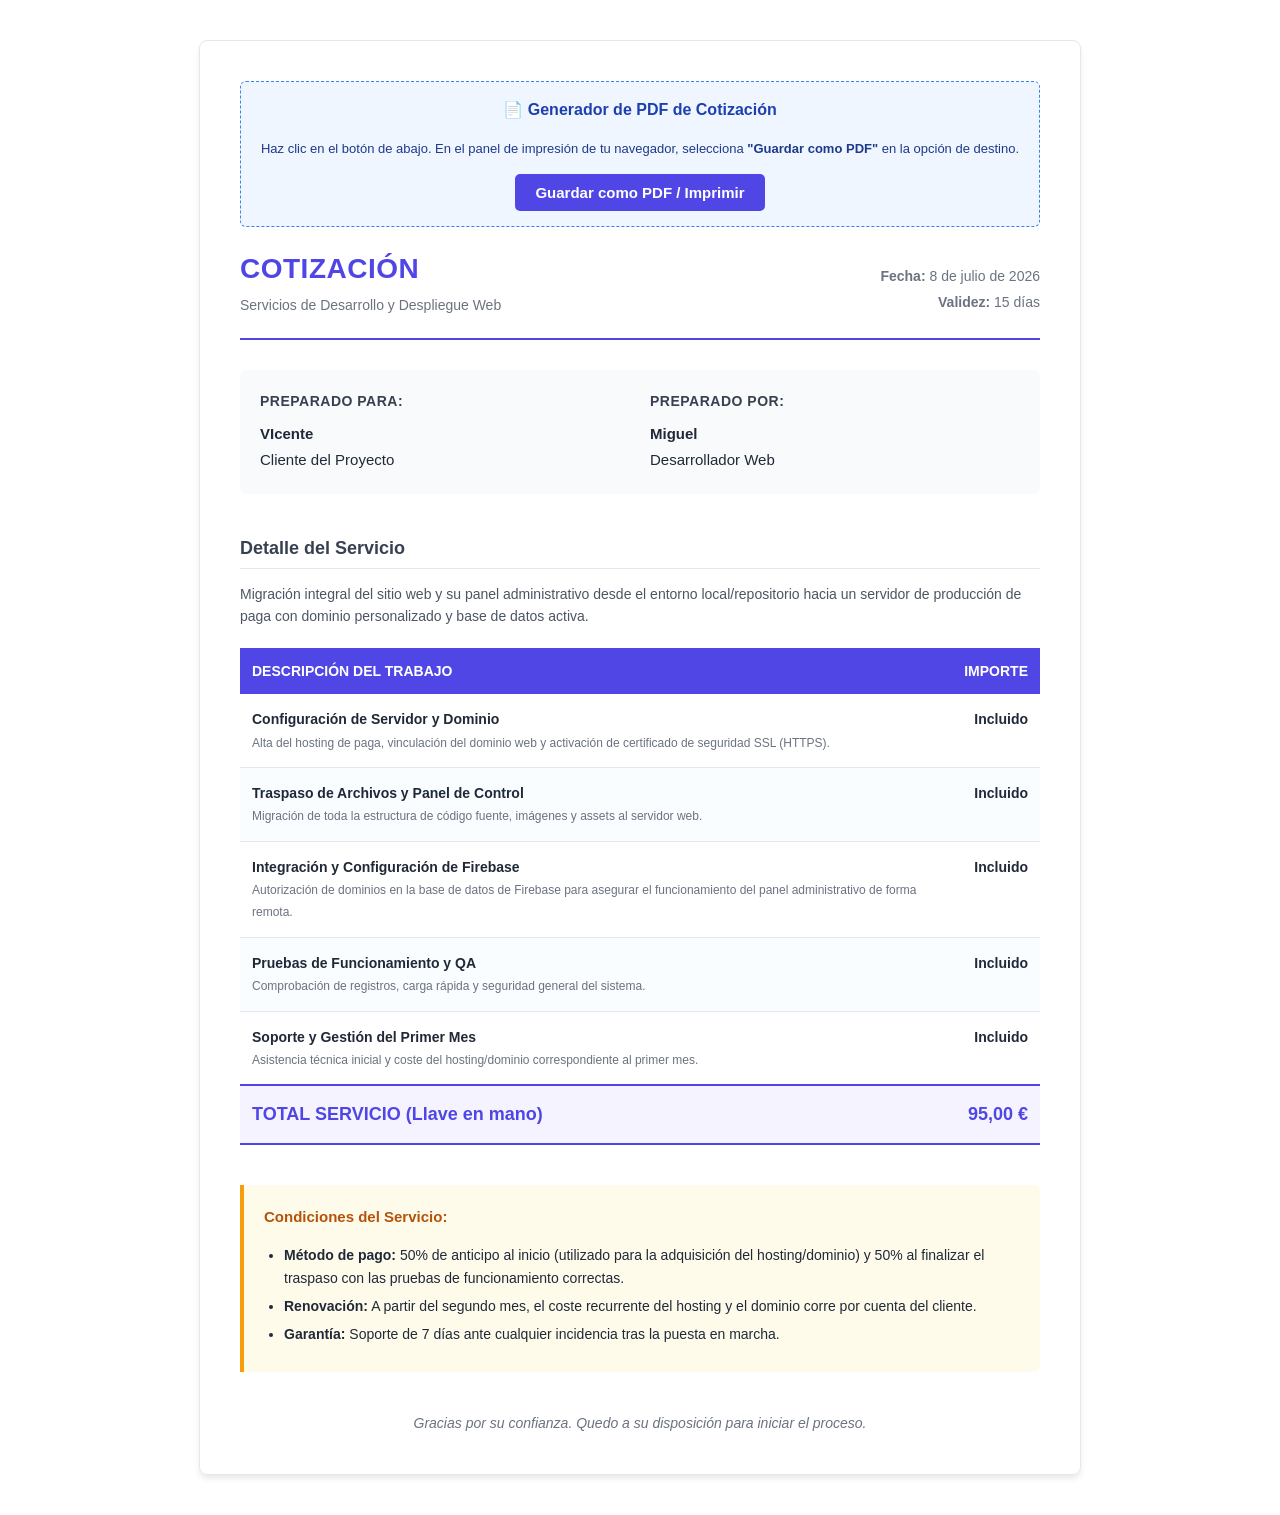
<file: cotizacion.html>
<!DOCTYPE html>
<html lang="es">

<head>
    <meta charset="UTF-8">
    <meta name="viewport" content="width=device-width, initial-scale=1.0">
    <title>Cotización de Servicios Web</title>
    <style>
        :root {
            --primary-color: #4f46e5;
            --text-color: #1f2937;
            --light-bg: #f9fafb;
            --border-color: #e5e7eb;
        }

        body {
            font-family: 'Segoe UI', Tahoma, Geneva, Verdana, sans-serif;
            color: var(--text-color);
            line-height: 1.6;
            margin: 0;
            padding: 40px;
            background-color: #ffffff;
        }

        .container {
            max-width: 800px;
            margin: 0 auto;
            border: 1px solid var(--border-color);
            padding: 40px;
            border-radius: 8px;
            box-shadow: 0 4px 6px -1px rgba(0, 0, 0, 0.1);
            position: relative;
        }

        .header {
            border-bottom: 2px solid var(--primary-color);
            padding-bottom: 20px;
            margin-bottom: 30px;
            display: flex;
            justify-content: space-between;
            align-items: flex-end;
        }

        .header h1 {
            margin: 0;
            color: var(--primary-color);
            font-size: 28px;
            font-weight: 700;
            text-transform: uppercase;
            letter-spacing: 0.5px;
        }

        .meta-info {
            font-size: 14px;
            color: #6b7280;
            text-align: right;
        }

        .meta-info p {
            margin: 4px 0;
        }

        .details-grid {
            display: grid;
            grid-template-columns: 1fr 1fr;
            gap: 20px;
            margin-bottom: 40px;
            background-color: var(--light-bg);
            padding: 20px;
            border-radius: 6px;
        }

        .details-grid h3 {
            margin-top: 0;
            margin-bottom: 10px;
            color: #374151;
            font-size: 14px;
            text-transform: uppercase;
            letter-spacing: 0.5px;
        }

        .details-grid p {
            margin: 2px 0;
            font-size: 15px;
        }

        .summary-box {
            margin-bottom: 40px;
        }

        .summary-box h2 {
            font-size: 18px;
            color: #374151;
            margin-bottom: 10px;
            border-bottom: 1px solid var(--border-color);
            padding-bottom: 5px;
        }

        table {
            width: 100%;
            border-collapse: collapse;
            margin-bottom: 30px;
        }

        th {
            background-color: var(--primary-color);
            color: white;
            text-align: left;
            padding: 12px;
            font-size: 14px;
            text-transform: uppercase;
        }

        td {
            padding: 14px 12px;
            border-bottom: 1px solid var(--border-color);
            font-size: 14px;
            vertical-align: top;
        }

        tr:nth-child(even) td {
            background-color: #fafdff;
        }

        .price-col {
            text-align: right;
            font-weight: 600;
            white-space: nowrap;
        }

        .total-row td {
            font-size: 18px;
            font-weight: 700;
            border-top: 2px solid var(--primary-color);
            border-bottom: 2px solid var(--primary-color);
            background-color: #f5f3ff !important;
            color: var(--primary-color);
        }

        .conditions {
            background-color: #fffbeb;
            border-left: 4px solid #f59e0b;
            padding: 20px;
            border-radius: 0 6px 6px 0;
            margin-bottom: 40px;
            font-size: 14px;
        }

        .conditions h3 {
            margin-top: 0;
            color: #b45309;
            font-size: 15px;
        }

        .conditions ul {
            margin: 0;
            padding-left: 20px;
        }

        .conditions li {
            margin-bottom: 6px;
        }

        .footer-note {
            text-align: center;
            font-style: italic;
            color: #6b7280;
            font-size: 14px;
            margin-top: 40px;
        }

        .no-print-zone {
            margin-bottom: 20px;
            background-color: #eff6ff;
            border: 1px dashed #3b82f6;
            padding: 15px;
            border-radius: 6px;
            text-align: center;
        }

        .btn {
            background-color: var(--primary-color);
            color: white;
            border: none;
            padding: 10px 20px;
            font-size: 15px;
            font-weight: 600;
            border-radius: 5px;
            cursor: pointer;
            transition: background-color 0.2s;
        }

        .btn:hover {
            background-color: #4338ca;
        }

        @media print {
            .no-print-zone {
                display: none;
            }

            body {
                padding: 0;
            }

            .container {
                border: none;
                box-shadow: none;
                padding: 0;
            }
        }
    </style>
</head>

<body>

    <div class="container">
        <!-- Zona de instrucciones (no se imprimirá en el PDF) -->
        <div class="no-print-zone">
            <p style="margin-top: 0; font-weight: 600; color: #1e40af;">📄 Generador de PDF de Cotización</p>
            <p style="font-size: 13px; color: #1e3a8a; margin-bottom: 15px;">Haz clic en el botón de abajo. En el panel
                de impresión de tu navegador, selecciona <strong>"Guardar como PDF"</strong> en la opción de destino.
            </p>
            <button class="btn" onclick="window.print()">Guardar como PDF / Imprimir</button>
        </div>

        <div class="header">
            <div>
                <h1>Cotización</h1>
                <span style="color: #6b7280; font-size: 14px;">Servicios de Desarrollo y Despliegue Web</span>
            </div>
            <div class="meta-info">
                <p><strong>Fecha:</strong> 8 de julio de 2026</p>
                <p><strong>Validez:</strong> 15 días</p>
            </div>
        </div>

        <div class="details-grid">
            <div>
                <h3>Preparado para:</h3>
                <p><strong>VIcente</strong></p>
                <p>Cliente del Proyecto</p>
            </div>
            <div>
                <h3>Preparado por:</h3>
                <p><strong>Miguel</strong></p>
                <p>Desarrollador Web</p>
            </div>
        </div>

        <div class="summary-box">
            <h2>Detalle del Servicio</h2>
            <p style="font-size: 14px; color: #4b5563; margin-bottom: 20px;">
                Migración integral del sitio web y su panel administrativo desde el entorno local/repositorio hacia un
                servidor de producción de paga con dominio personalizado y base de datos activa.
            </p>

            <table>
                <thead>
                    <tr>
                        <th>Descripción del Trabajo</th>
                        <th class="price-col">Importe</th>
                    </tr>
                </thead>
                <tbody>
                    <tr>
                        <td>
                            <strong>Configuración de Servidor y Dominio</strong><br>
                            <span style="font-size: 12px; color: #6b7280;">Alta del hosting de paga, vinculación del
                                dominio web y activación de certificado de seguridad SSL (HTTPS).</span>
                        </td>
                        <td class="price-col">Incluido</td>
                    </tr>
                    <tr>
                        <td>
                            <strong>Traspaso de Archivos y Panel de Control</strong><br>
                            <span style="font-size: 12px; color: #6b7280;">Migración de toda la estructura de código
                                fuente, imágenes y assets al servidor web.</span>
                        </td>
                        <td class="price-col">Incluido</td>
                    </tr>
                    <tr>
                        <td>
                            <strong>Integración y Configuración de Firebase</strong><br>
                            <span style="font-size: 12px; color: #6b7280;">Autorización de dominios en la base de datos
                                de Firebase para asegurar el funcionamiento del panel administrativo de forma
                                remota.</span>
                        </td>
                        <td class="price-col">Incluido</td>
                    </tr>
                    <tr>
                        <td>
                            <strong>Pruebas de Funcionamiento y QA</strong><br>
                            <span style="font-size: 12px; color: #6b7280;">Comprobación de registros, carga rápida y
                                seguridad general del sistema.</span>
                        </td>
                        <td class="price-col">Incluido</td>
                    </tr>
                    <tr>
                        <td>
                            <strong>Soporte y Gestión del Primer Mes</strong><br>
                            <span style="font-size: 12px; color: #6b7280;">Asistencia técnica inicial y coste del
                                hosting/dominio correspondiente al primer mes.</span>
                        </td>
                        <td class="price-col">Incluido</td>
                    </tr>
                    <tr class="total-row">
                        <td><strong>TOTAL SERVICIO (Llave en mano)</strong></td>
                        <td class="price-col">95,00 €</td>
                    </tr>
                </tbody>
            </table>
        </div>

        <div class="conditions">
            <h3>Condiciones del Servicio:</h3>
            <ul>
                <li><strong>Método de pago:</strong> 50% de anticipo al inicio (utilizado para la adquisición del
                    hosting/dominio) y 50% al finalizar el traspaso con las pruebas de funcionamiento correctas.</li>
                <li><strong>Renovación:</strong> A partir del segundo mes, el coste recurrente del hosting y el dominio
                    corre por cuenta del cliente.</li>
                <li><strong>Garantía:</strong> Soporte de 7 días ante cualquier incidencia tras la puesta en marcha.
                </li>
            </ul>
        </div>

        <div class="footer-note">
            Gracias por su confianza. Quedo a su disposición para iniciar el proceso.
        </div>
    </div>

</body>

</html>
</file>
